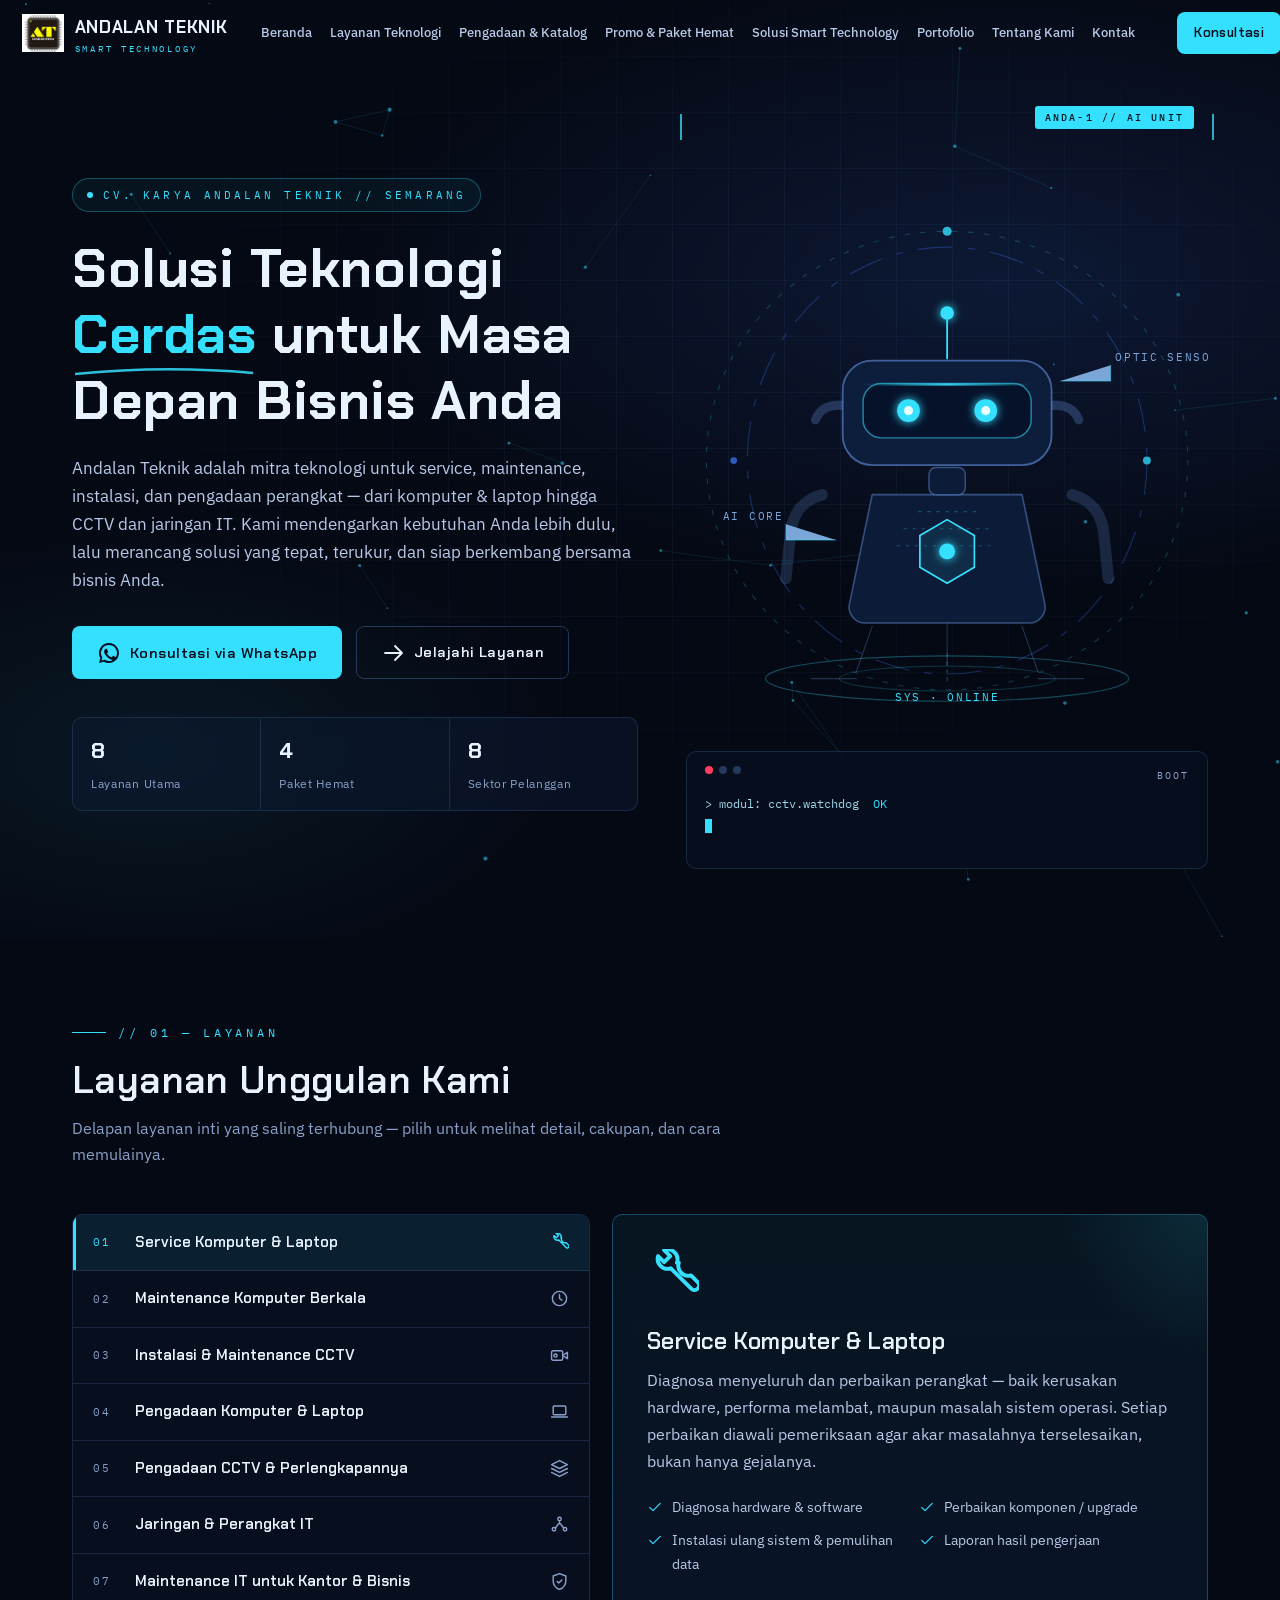
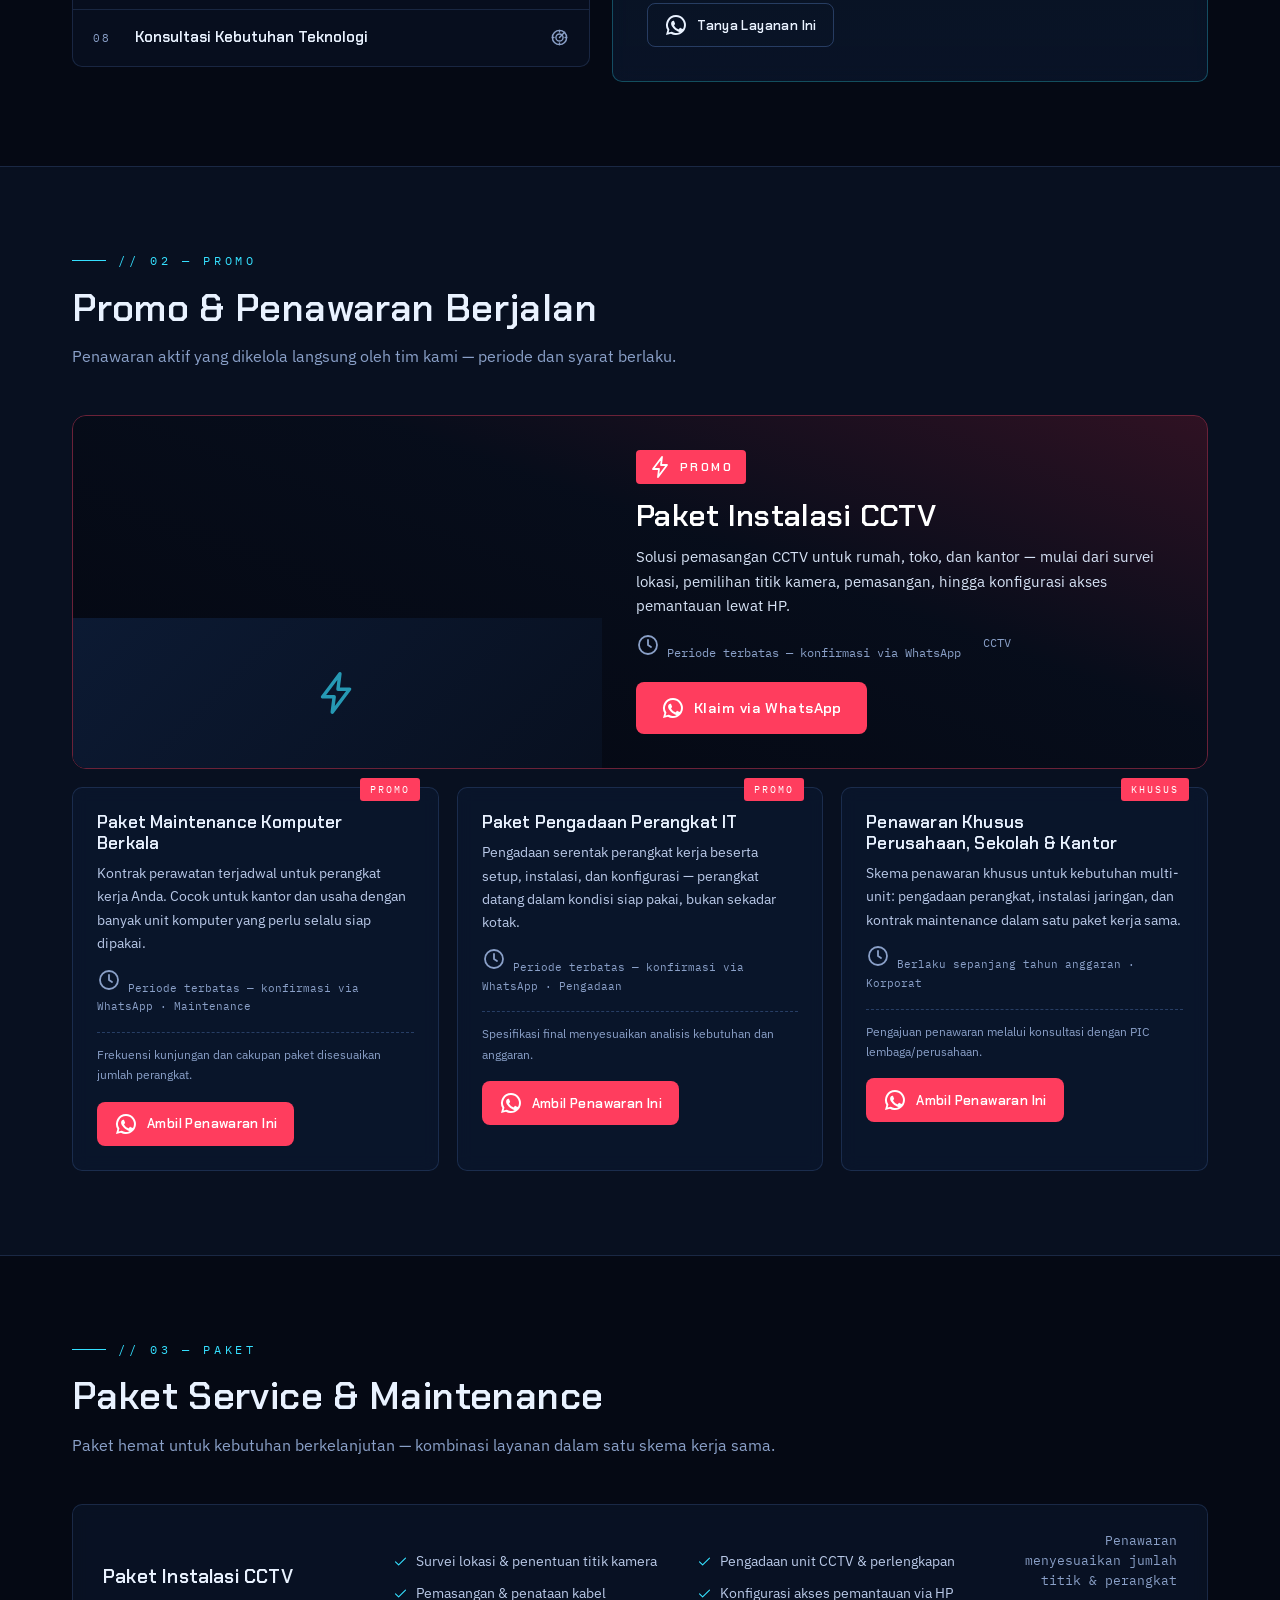
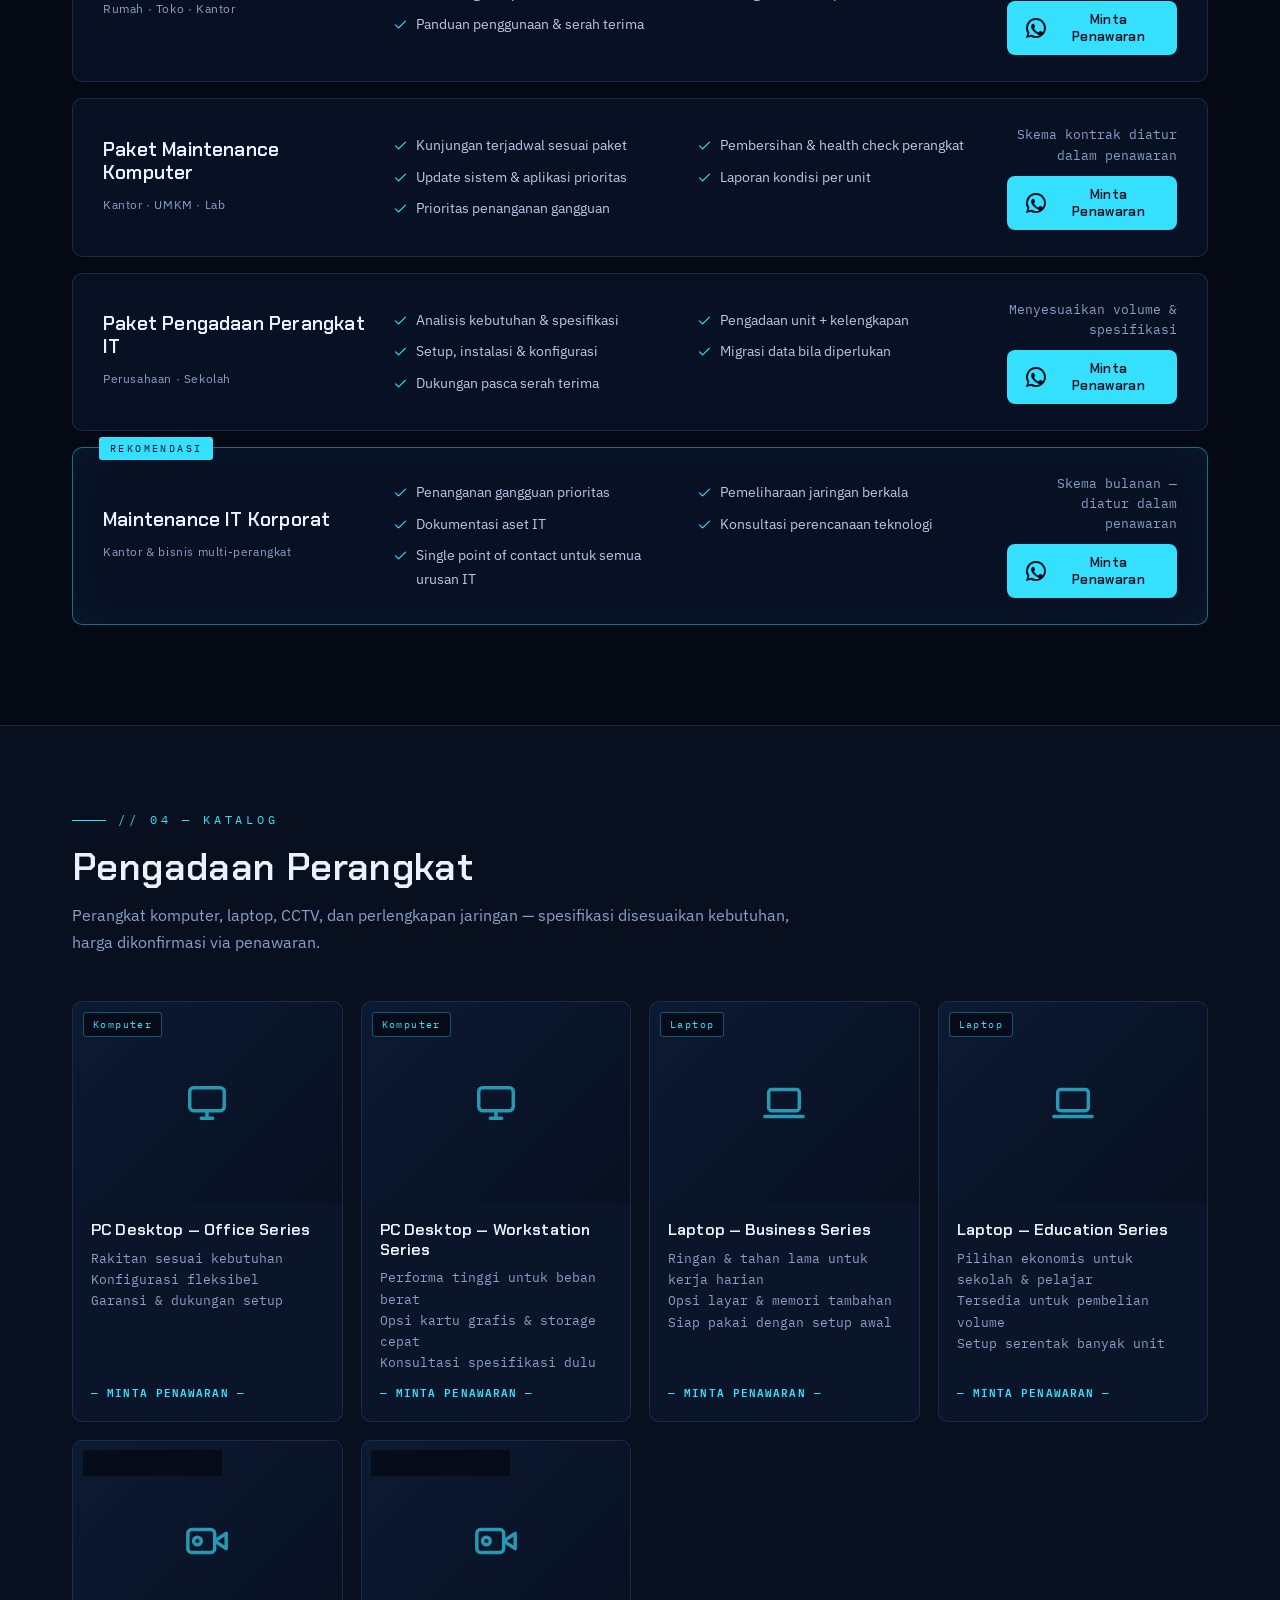
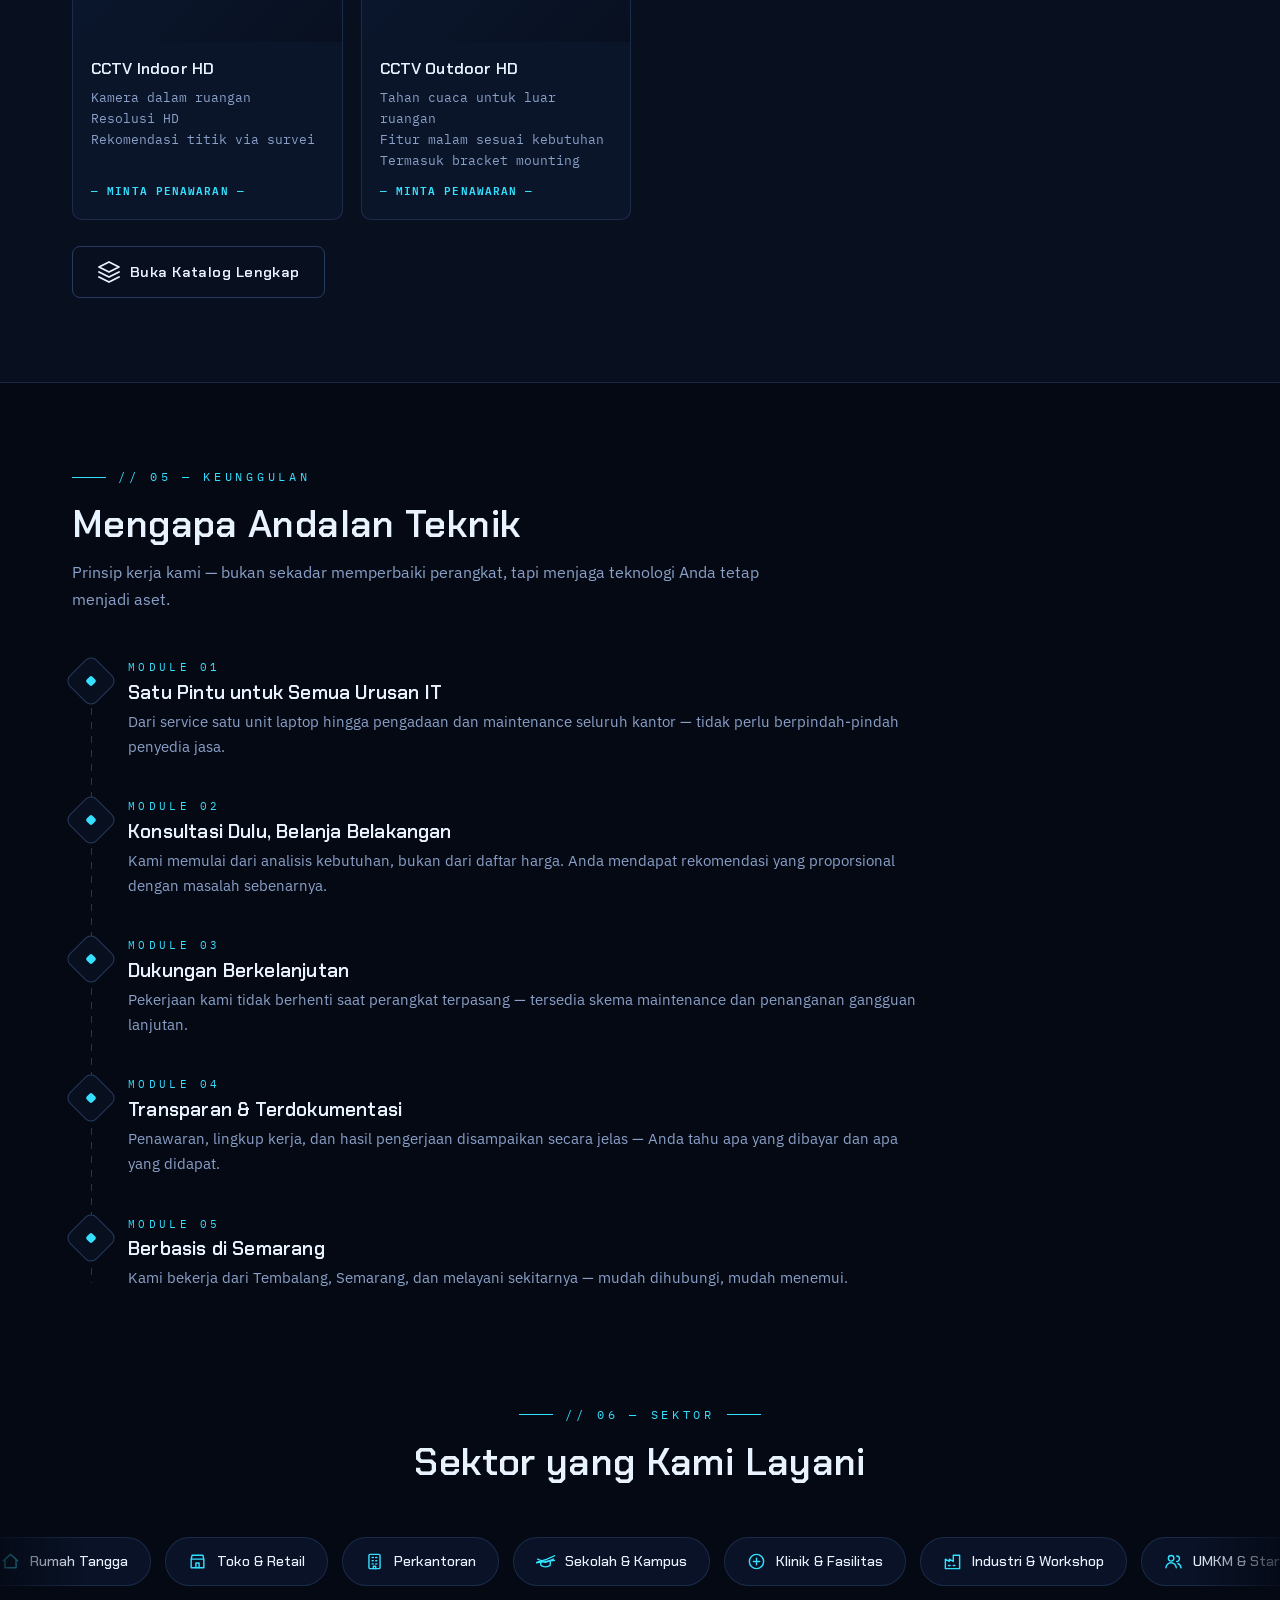
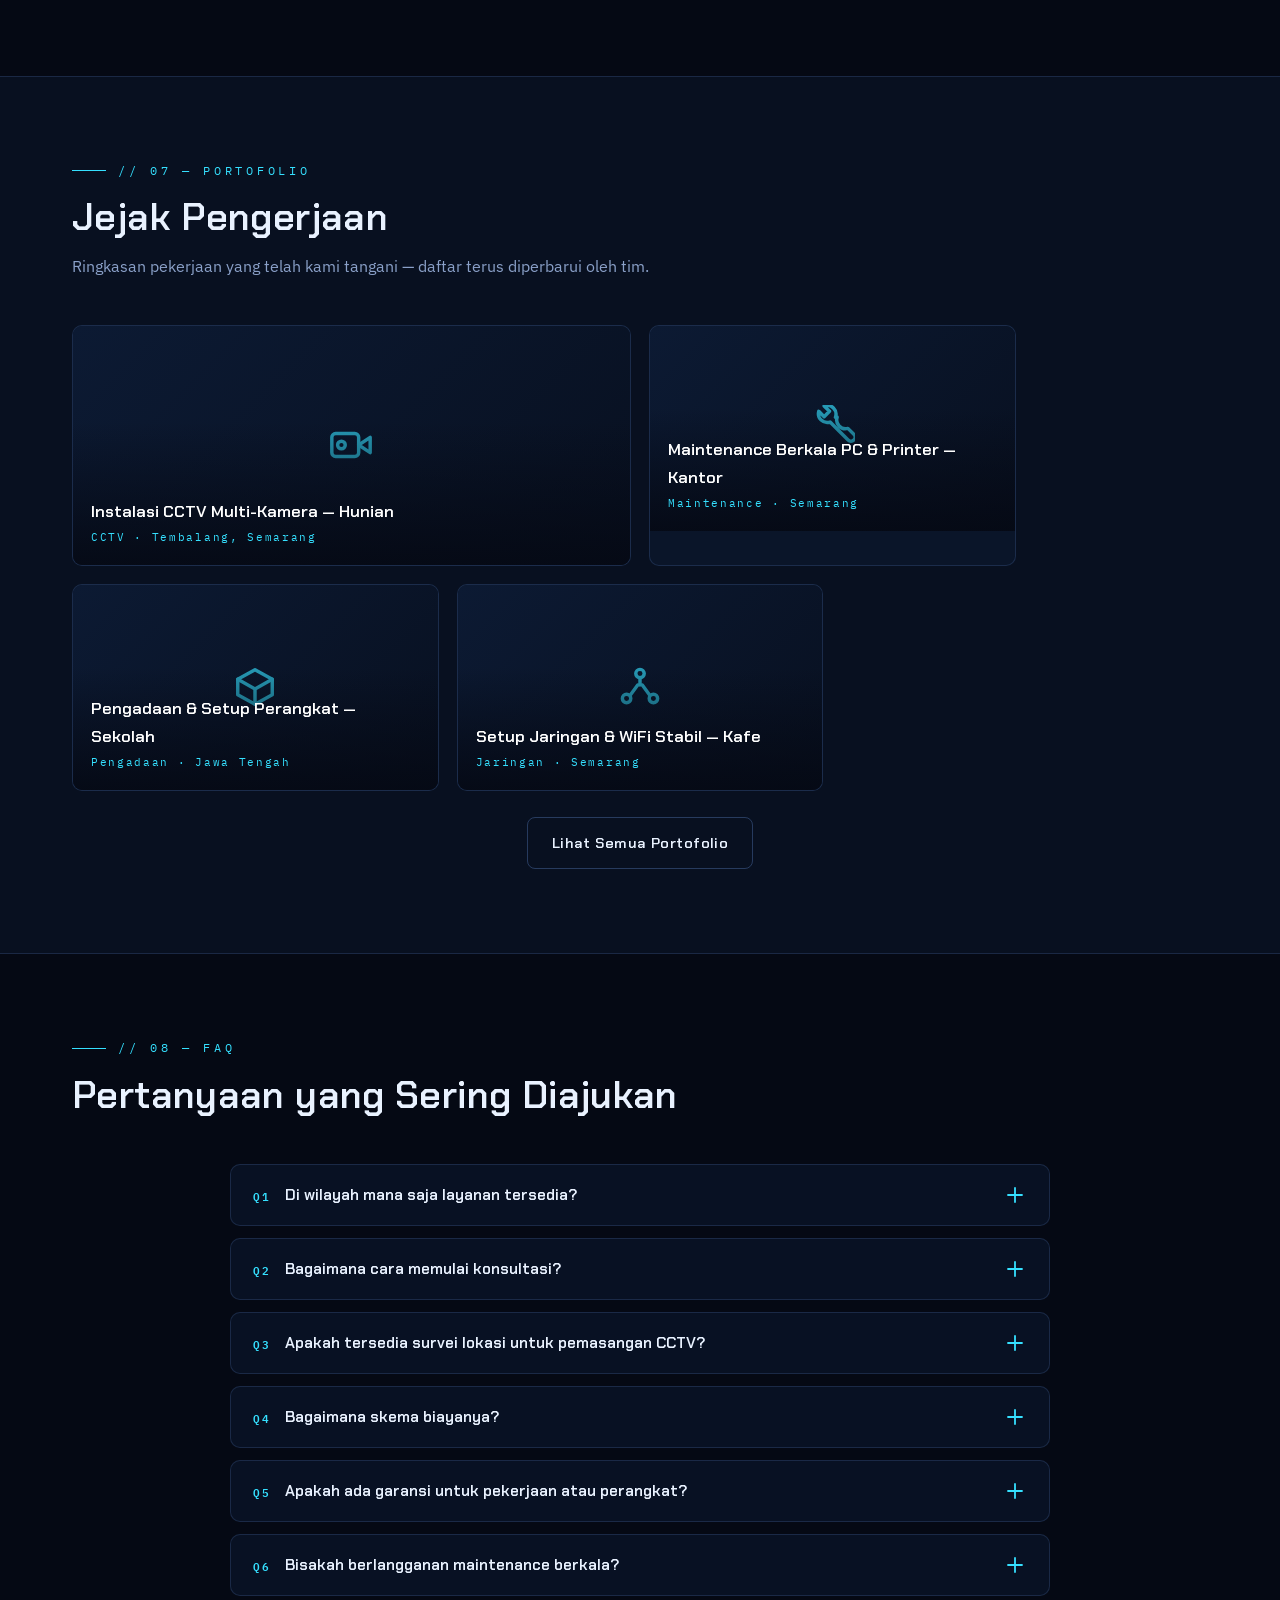
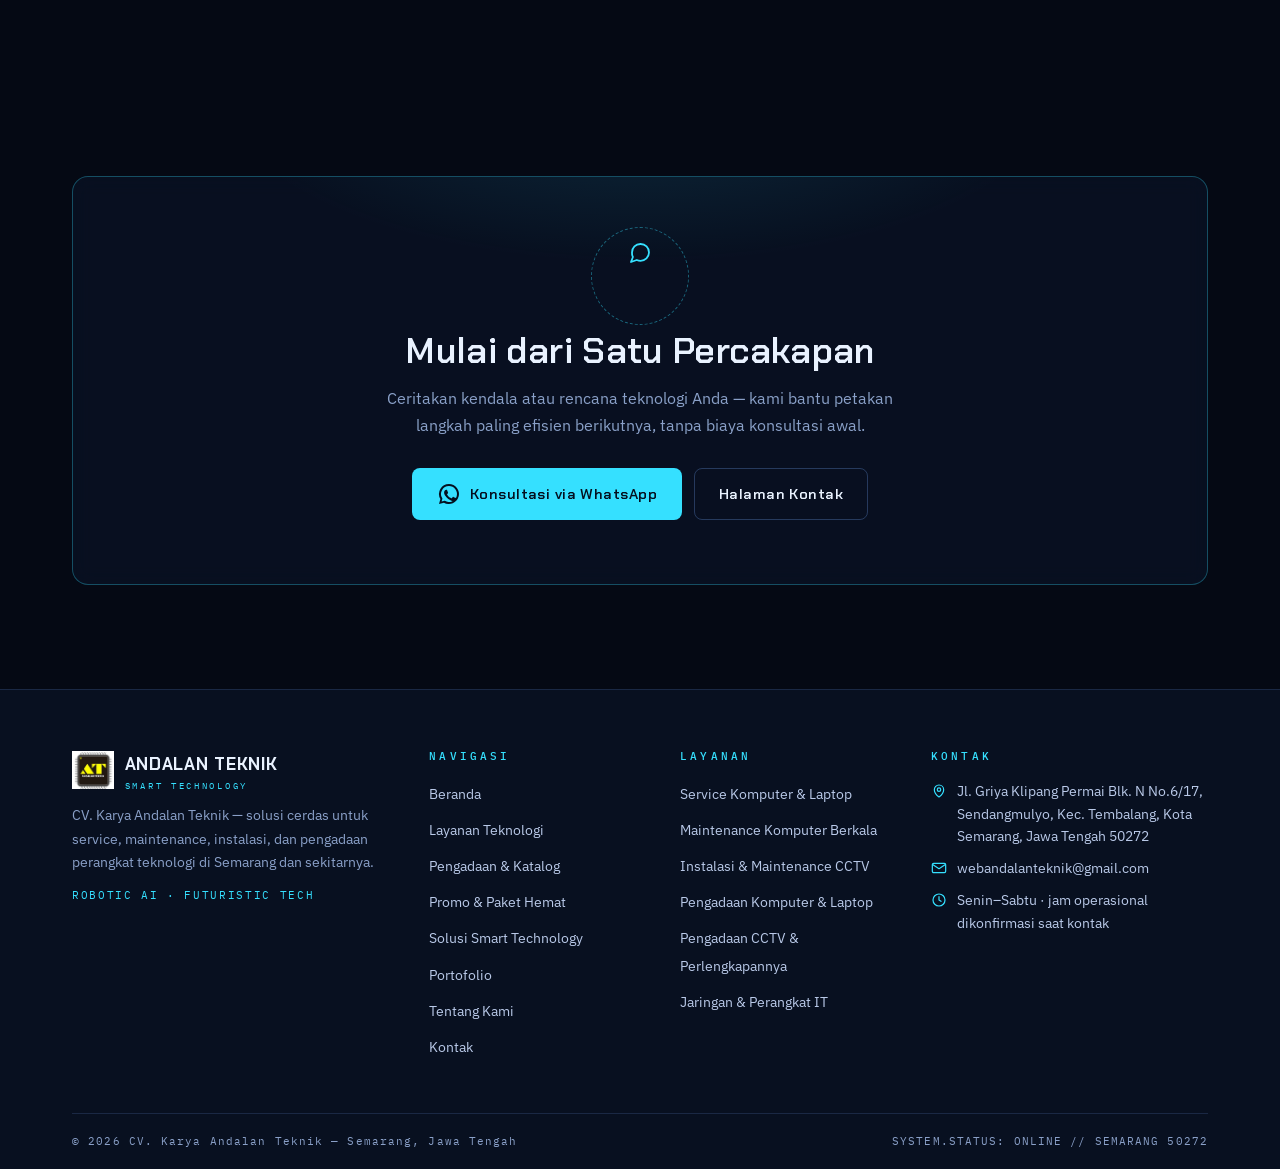
<file: index.html>
<!DOCTYPE html>
<html lang="id">
<head>
<meta charset="UTF-8">
<meta name="viewport" content="width=device-width, initial-scale=1.0">
<title>Andalan Teknik — Solusi Teknologi Cerdas untuk Masa Depan Bisnis Anda | Semarang</title>
<meta name="description" content="CV. Karya Andalan Teknik — service & maintenance komputer, instalasi & pengadaan CCTV, jaringan IT, dan konsultasi teknologi untuk bisnis di Semarang dan sekitarnya.">
<meta property="og:title" content="Andalan Teknik — Solusi Teknologi Cerdas untuk Masa Depan Bisnis Anda">
<meta property="og:description" content="Service, maintenance, instalasi & pengadaan perangkat teknologi. Robot AI sebagai simbol layanan cerdas kami.">
<meta property="og:type" content="website">
<link rel="preconnect" href="https://fonts.googleapis.com">
<link rel="preconnect" href="https://fonts.gstatic.com" crossorigin>
<link href="https://fonts.googleapis.com/css2?family=Chakra+Petch:wght@500;600;700&family=IBM+Plex+Sans:wght@400;500;600&family=IBM+Plex+Mono:wght@400;500&display=swap" rel="stylesheet">
<link rel="icon" href="favicon.ico" sizes="any">
<link rel="icon" type="image/png" sizes="192x192" href="assets/img/favicon-192.png">
<link rel="apple-touch-icon" href="assets/img/apple-touch-icon.png">
<meta name="theme-color" content="#050914">
<meta property="og:image" content="assets/img/og-image.png"><!-- setelah punya domain, ganti dengan URL lengkap -->
<script type="application/ld+json">
{"@context":"https://schema.org","@type":"LocalBusiness","name":"CV. Karya Andalan Teknik","alternateName":"Andalan Teknik","description":"Jasa service, maintenance, instalasi dan pengadaan perangkat teknologi: komputer, laptop, CCTV, dan jaringan IT.","address":{"@type":"PostalAddress","streetAddress":"Jl. Griya Klipang Permai Blk. N No.6/17, Sendangmulyo, Kec. Tembalang","addressLocality":"Kota Semarang","addressRegion":"Jawa Tengah","postalCode":"50272","addressCountry":"ID"}}
</script>
<link rel="stylesheet" href="assets/css/base.css">
<link rel="stylesheet" href="assets/css/home.css">
<link rel="stylesheet" href="assets/css/pages.css">
<link rel="stylesheet" href="assets/css/layout.css">
<link rel="stylesheet" href="assets/css/admin.css">
</head>
<body>

<!-- PRELOADER -->
<div id="boot" aria-hidden="true">
  <img class="hex" src="assets/img/logo.png" alt="Logo Andalan Teknik">
  <p>Andalan Teknik</p>
  <div class="bar"><i></i></div>
</div>

<!-- NAV -->
<header id="topnav">
  <div class="nav-in">
    <a href="#/" class="brand">
      <img class="hex" src="assets/img/logo.png" alt="Logo Andalan Teknik">
      <span>ANDALAN TEKNIK<small>SMART TECHNOLOGY</small></span>
    </a>
    <nav class="main" id="mainnav"></nav>
    <a class="btn btn-p btn-sm nav-cta" id="navwa" target="_blank" rel="noopener" href="#">Konsultasi</a>
    <button id="burger" aria-label="Menu"><svg class="ic" viewBox="0 0 24 24" fill="none" stroke="currentColor" stroke-width="1.8" stroke-linecap="round"><path d="M4 7h16M4 12h16M4 17h16"/></svg></button>
  </div>
</header>
<div id="mobilemenu"></div>

<main id="app"></main>

<!-- WA FLOAT -->
<a id="wafab" href="#" target="_blank" rel="noopener" aria-label="Chat WhatsApp"><svg viewBox="0 0 24 24" fill="currentColor"><path d="M12 2a10 10 0 0 0-8.6 15.08L2 22l4.94-1.35A10 10 0 1 0 12 2zm0 2a8 8 0 1 1-4.13 14.87l-.3-.17-2.94.8.8-2.9-.18-.3A8 8 0 0 1 12 4zm-3.1 3.9c-.2 0-.5.07-.76.36-.27.29-1.04 1.02-1.04 2.5 0 1.47 1.07 2.9 1.22 3.1.15.2 2.1 3.2 5.08 4.37 2.5.98 2.98.79 3.52.74.54-.05 1.73-.7 1.98-1.4.24-.68.24-1.27.17-1.4-.07-.12-.27-.2-.57-.34-.3-.15-1.73-.85-2-.95-.27-.1-.47-.15-.67.15-.2.3-.76.94-.93 1.14-.17.2-.34.22-.64.07-.3-.15-1.27-.47-2.42-1.5-.9-.8-1.5-1.78-1.67-2.08-.17-.3-.02-.46.13-.6.13-.14.3-.35.45-.52.15-.17.2-.3.3-.5.1-.2.05-.37-.02-.52-.08-.15-.67-1.6-.92-2.2-.24-.58-.48-.5-.67-.5l-.57-.01z"/></svg></a>

<div id="toasts" aria-live="polite"></div>
<div id="modal-root"><div class="bg" data-close-modal></div><div class="modal" id="modal-box"></div></div>

<script src="assets/js/config.js" defer></script>
<script src="assets/js/icons.js" defer></script>
<script src="assets/js/data.js" defer></script>
<script src="assets/js/store.js" defer></script>
<script src="assets/js/remote.js" defer></script>
<script src="assets/js/media.js" defer></script>
<script src="assets/js/utils.js" defer></script>
<script src="assets/js/nav.js" defer></script>
<script src="assets/js/robot.js" defer></script>
<script src="assets/js/components.js" defer></script>
<script src="assets/js/pages/home.js" defer></script>
<script src="assets/js/pages/layanan.js" defer></script>
<script src="assets/js/pages/katalog.js" defer></script>
<script src="assets/js/pages/promo.js" defer></script>
<script src="assets/js/pages/solusi.js" defer></script>
<script src="assets/js/pages/portofolio.js" defer></script>
<script src="assets/js/pages/tentang.js" defer></script>
<script src="assets/js/pages/kontak.js" defer></script>
<script src="assets/js/gas-code.js" defer></script>
<script src="assets/js/admin-extra.js" defer></script>
<script src="assets/js/admin.js" defer></script>
<script src="assets/js/router.js" defer></script>
<script src="assets/js/main.js" defer></script>
</body>
</html>
</file>
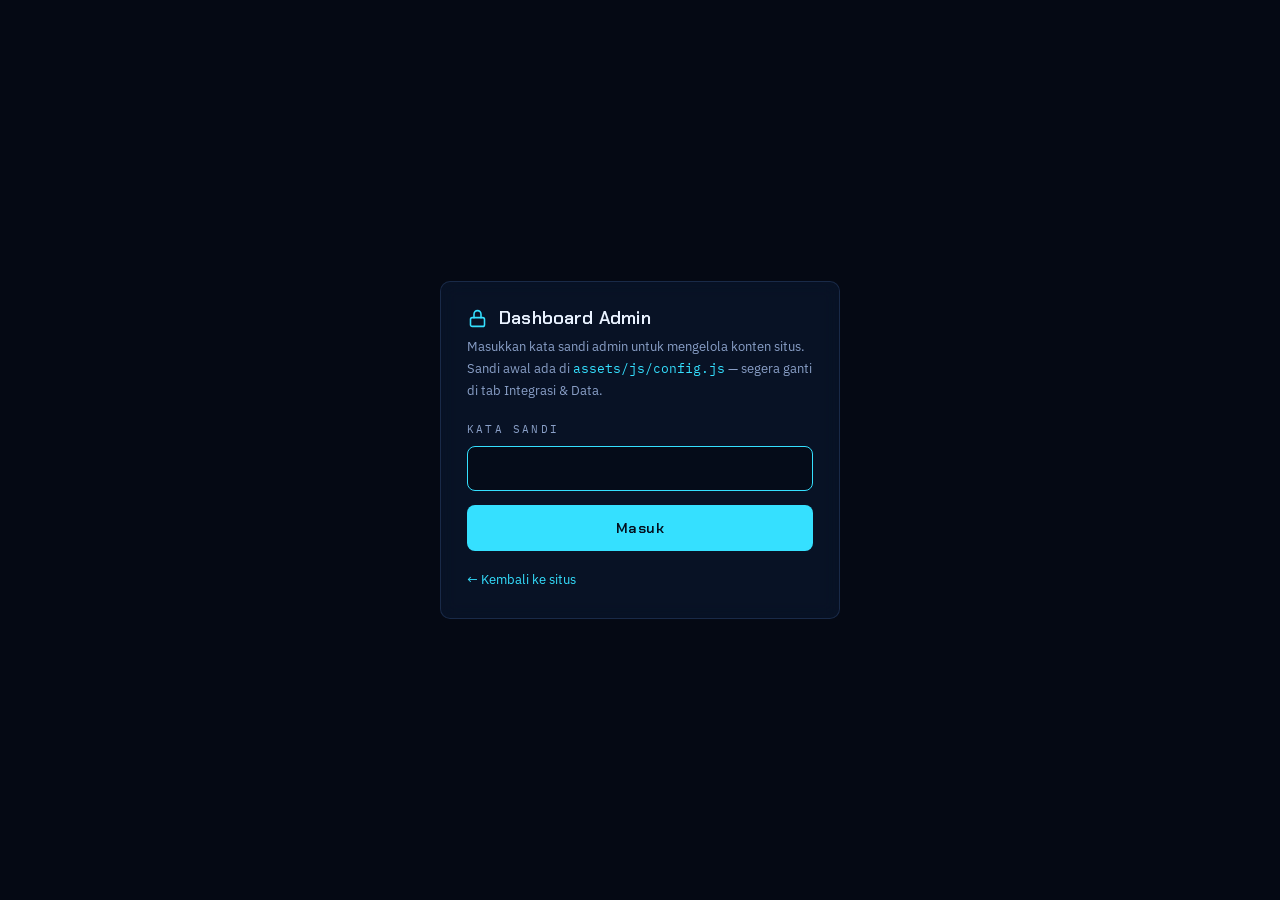
<file: admin.html>
<!DOCTYPE html>
<html lang="id">
<head>
<meta charset="UTF-8">
<meta name="viewport" content="width=device-width, initial-scale=1.0">
<meta name="robots" content="noindex,nofollow">
<meta name="theme-color" content="#050914">
<title>Dashboard Admin — Andalan Teknik</title>
<link rel="icon" href="favicon.ico" sizes="any">
<link rel="preconnect" href="https://fonts.googleapis.com">
<link rel="preconnect" href="https://fonts.gstatic.com" crossorigin>
<link href="https://fonts.googleapis.com/css2?family=Chakra+Petch:wght@500;600;700&family=IBM+Plex+Sans:wght@400;500;600&family=IBM+Plex+Mono:wght@400;500&display=swap" rel="stylesheet">
<link rel="stylesheet" href="assets/css/base.css">
<link rel="stylesheet" href="assets/css/home.css">
<link rel="stylesheet" href="assets/css/pages.css">
<link rel="stylesheet" href="assets/css/layout.css">
<link rel="stylesheet" href="assets/css/admin.css">
</head>
<body>
<!-- elemen kosong agar skrip bersama tidak error di halaman admin -->
<div hidden><header id="topnav"></header><nav id="mainnav"></nav><div id="mobilemenu"></div><a id="navwa"></a><a id="wafab"></a><button id="burger"></button></div>

<main id="app"></main>
<div id="toasts" aria-live="polite"></div>
<div id="modal-root"><div class="bg" data-close-modal></div><div class="modal" id="modal-box"></div></div>

<script src="assets/js/config.js" defer></script>
<script src="assets/js/icons.js" defer></script>
<script src="assets/js/data.js" defer></script>
<script src="assets/js/store.js" defer></script>
<script src="assets/js/remote.js" defer></script>
<script src="assets/js/media.js" defer></script>
<script src="assets/js/utils.js" defer></script>
<script src="assets/js/nav.js" defer></script>
<script src="assets/js/gas-code.js" defer></script>
<script src="assets/js/admin-extra.js" defer></script>
<script src="assets/js/admin.js" defer></script>
<script src="assets/js/admin-main.js" defer></script>
</body>
</html>
</file>
<file: assets/css/base.css>
/* ============ BASE ============ */
:root{
  --bg0:#050914; --bg1:#081020; --bg2:#0c1a33; --bg2b:#10203f;
  --line:rgba(120,170,255,.16); --line2:rgba(120,170,255,.28);
  --blue:#3f7bff; --cyan:#35e0ff; --cyan-d:#1899c2;
  --red:#ff3d5e; --txt:#e9f2ff; --body:#b9c9e8; --mut:#8aa0c8;
  --f-disp:'Chakra Petch',sans-serif; --f-body:'IBM Plex Sans',sans-serif; --f-mono:'IBM Plex Mono',monospace;
  --r:10px; --glow:0 0 24px rgba(53,224,255,.18);
}
*{margin:0;padding:0;box-sizing:border-box}
html{scroll-behavior:smooth}
body{background:var(--bg0);color:var(--body);font-family:var(--f-body);font-size:16px;line-height:1.7;-webkit-font-smoothing:antialiased;overflow-x:hidden}
h1,h2,h3,h4{font-family:var(--f-disp);color:var(--txt);line-height:1.22;font-weight:600;letter-spacing:.01em}
a{color:var(--cyan);text-decoration:none}
img{max-width:100%;display:block}
::selection{background:rgba(53,224,255,.3)}
.wrap{max-width:1180px;margin:0 auto;padding:0 22px}
.mono{font-family:var(--f-mono)}
section{padding:84px 0;position:relative}
svg.ic{width:24px;height:24px;flex:none}

/* ============ PRELOADER ============ */
#boot{position:fixed;inset:0;background:var(--bg0);z-index:200;display:flex;flex-direction:column;gap:20px;align-items:center;justify-content:center;transition:opacity .5s,visibility .5s}
#boot.done{opacity:0;visibility:hidden}
#boot .hex{height:76px;width:auto}
#boot .hex path{stroke-dasharray:160;stroke-dashoffset:160;animation:dash 1s ease forwards}
@keyframes dash{to{stroke-dashoffset:0}}
#boot .bar{width:180px;height:2px;background:var(--line);overflow:hidden;border-radius:2px}
#boot .bar i{display:block;height:100%;width:40%;background:var(--cyan);animation:load 1s ease forwards}
@keyframes load{from{width:0}to{width:100%}}
#boot p{font-family:var(--f-mono);font-size:11px;letter-spacing:.35em;color:var(--mut);text-transform:uppercase}

/* ============ NAV ============ */
header#topnav{position:fixed;top:0;left:0;right:0;z-index:100;transition:background .35s,border-color .35s,backdrop-filter .35s;border-bottom:1px solid transparent}
header#topnav.scrolled{background:rgba(7,15,32,.78);backdrop-filter:blur(12px);border-color:var(--line)}
.nav-in{max-width:1320px;margin:0 auto;padding:0 22px;height:66px;display:flex;align-items:center;gap:26px}
.brand{display:flex;align-items:center;gap:11px;color:var(--txt);font-family:var(--f-disp);font-weight:700;font-size:17px;letter-spacing:.04em;white-space:nowrap}
.brand .hex{height:38px;width:auto;flex:none}
.brand small{display:block;font-family:var(--f-mono);font-weight:400;font-size:9px;letter-spacing:.3em;color:var(--cyan);line-height:1;margin-top:2px}
nav.main{margin-left:auto;display:flex;gap:2px}
nav.main a{color:var(--body);font-size:13.5px;font-weight:500;padding:8px 11px;position:relative;white-space:nowrap;transition:color .2s}
nav.main a::after{content:"";position:absolute;left:11px;right:100%;bottom:3px;height:2px;background:var(--cyan);transition:right .25s}
nav.main a:hover,nav.main a.on{color:var(--txt)}
nav.main a:hover::after,nav.main a.on::after{right:11px}
.nav-cta{margin-left:8px}
#burger{display:none;margin-left:auto;background:none;border:1px solid var(--line);border-radius:8px;color:var(--txt);width:42px;height:42px;cursor:pointer}
#mobilemenu{position:fixed;inset:0;background:rgba(5,9,20,.96);backdrop-filter:blur(14px);z-index:99;display:flex;flex-direction:column;justify-content:center;padding:0 34px;opacity:0;visibility:hidden;transition:opacity .3s,visibility .3s}
#mobilemenu.open{opacity:1;visibility:visible}
#mobilemenu a{font-family:var(--f-disp);font-size:26px;font-weight:600;color:var(--txt);padding:10px 0;border-bottom:1px solid var(--line);display:flex;align-items:baseline;gap:14px;transform:translateY(14px);opacity:0;transition:transform .4s,opacity .4s,color .2s}
#mobilemenu.open a{transform:none;opacity:1}
#mobilemenu a i{font-family:var(--f-mono);font-size:11px;color:var(--cyan);font-style:normal;letter-spacing:.2em}
#mobilemenu a:hover{color:var(--cyan)}
@media(max-width:1060px){nav.main,.nav-cta{display:none}#burger{display:flex;align-items:center;justify-content:center}}

/* ============ BUTTONS ============ */
.btn{display:inline-flex;align-items:center;gap:9px;font-family:var(--f-disp);font-weight:600;font-size:14.5px;letter-spacing:.03em;padding:13px 24px;border-radius:8px;cursor:pointer;border:1px solid transparent;transition:transform .2s,box-shadow .25s,background .2s,color .2s;text-align:center}
.btn:active{transform:translateY(1px)}
.btn-p{background:var(--cyan);color:#04101f}
.btn-p:hover{box-shadow:0 0 0 1px var(--cyan),var(--glow);transform:translateY(-2px)}
.btn-g{background:transparent;color:var(--txt);border-color:var(--line2)}
.btn-g:hover{border-color:var(--cyan);color:var(--cyan)}
.btn-r{background:var(--red);color:#fff}
.btn-r:hover{box-shadow:0 0 26px rgba(255,61,94,.35);transform:translateY(-2px)}
.btn-sm{padding:9px 16px;font-size:13px}

/* ============ SECTION HEADS ============ */
.shead{margin-bottom:46px;max-width:720px}
.shead .kick{font-family:var(--f-mono);font-size:11.5px;letter-spacing:.32em;color:var(--cyan);text-transform:uppercase;display:flex;align-items:center;gap:12px;margin-bottom:14px}
.shead .kick::before{content:"";width:34px;height:1px;background:var(--cyan)}
.shead h2{font-size:clamp(26px,4vw,38px);margin-bottom:12px}
.shead p{color:var(--mut);font-size:15.5px}
.center .shead{margin-left:auto;margin-right:auto;text-align:center}
.center .shead .kick{justify-content:center}
.center .shead .kick::after{content:"";width:34px;height:1px;background:var(--cyan)}


.brand{flex:none}
@media(max-width:1280px){nav.main a{font-size:13px;padding:8px 8px}}
</file>
<file: assets/css/home.css>
/* ============ HERO ============ */
.hero{position:relative;min-height:100vh;display:flex;align-items:center;padding:110px 0 60px;overflow:hidden;background:
 radial-gradient(1100px 520px at 78% 30%,rgba(63,123,255,.14),transparent 60%),
 radial-gradient(700px 380px at 12% 80%,rgba(53,224,255,.07),transparent 60%),var(--bg0)}
.hero::before{content:"";position:absolute;inset:0;background-image:linear-gradient(var(--line) 1px,transparent 1px),linear-gradient(90deg,var(--line) 1px,transparent 1px);background-size:56px 56px;opacity:.35;mask-image:radial-gradient(ellipse 75% 65% at 60% 40%,#000 30%,transparent 75%)}
#fx{position:absolute;inset:0;pointer-events:none}
.hero-grid{position:relative;display:grid;grid-template-columns:1.04fr .96fr;gap:48px;align-items:center;width:100%}
.hero .kick-row{display:inline-flex;align-items:center;gap:10px;font-family:var(--f-mono);font-size:11px;letter-spacing:.28em;color:var(--cyan);border:1px solid rgba(53,224,255,.3);padding:7px 14px;border-radius:99px;background:rgba(53,224,255,.05);margin-bottom:24px}
.hero .kick-row b{width:6px;height:6px;border-radius:50%;background:var(--cyan);animation:pulse-dot 2.4s infinite}
@keyframes pulse-dot{0%,100%{box-shadow:0 0 0 0 rgba(53,224,255,.5)}55%{box-shadow:0 0 0 7px rgba(53,224,255,0)}}
.hero h1{font-size:clamp(32px,4.6vw,54px);font-weight:700;margin-bottom:20px}
.hero h1 em{font-style:normal;color:var(--cyan);position:relative;white-space:nowrap}
.hero h1 em svg{position:absolute;left:0;bottom:-7px;width:100%;height:10px}
.hero .lead{font-size:16.5px;max-width:560px;margin-bottom:32px}
.hero .cta-row{display:flex;gap:14px;flex-wrap:wrap;margin-bottom:38px}
.hero .stats{display:flex;gap:0;border:1px solid var(--line);border-radius:var(--r);overflow:hidden;background:rgba(12,26,51,.5);backdrop-filter:blur(8px);max-width:600px}
.hero .stats>div{flex:1;padding:14px 18px;border-right:1px solid var(--line)}
.hero .stats>div:last-child{border-right:0}
.hero .stats b{display:block;font-family:var(--f-disp);font-size:22px;color:var(--txt)}
.hero .stats span{font-size:11.5px;color:var(--mut);letter-spacing:.06em}

/* Robot stage */
.stage{position:relative;padding:10px 0}
.stage .frame{position:relative}
.stage .frame::before,.stage .frame::after,.stage .f2::before,.stage .f2::after{content:"";position:absolute;width:26px;height:26px;border:2px solid var(--cyan);opacity:.75}
.stage .frame::before{top:-6px;left:-6px;border-right:0;border-bottom:0}
.stage .frame::after{top:-6px;right:-6px;border-left:0;border-bottom:0}
.stage .f2::before{bottom:-6px;left:-6px;border-right:0;border-top:0}
.stage .f2::after{bottom:-6px;right:-6px;border-left:0;border-top:0}
.stage .tag{position:absolute;top:-14px;right:14px;font-family:var(--f-mono);font-size:10px;letter-spacing:.22em;color:#031322;background:var(--cyan);padding:3px 10px;border-radius:3px;font-weight:500}
#robot{width:100%;height:auto;display:block}
#robot .float{animation:float 6.5s ease-in-out infinite}
@keyframes float{0%,100%{transform:translateY(0)}50%{transform:translateY(-9px)}}
#robot .ring{transform-box:fill-box;transform-origin:center}
#robot .ring1{animation:spin 46s linear infinite}
#robot .ring2{animation:spin 70s linear infinite reverse}
@keyframes spin{to{transform:rotate(360deg)}}
#robot .core-dot{animation:core 2.6s ease-in-out infinite}
@keyframes core{0%,100%{opacity:.35;r:6}50%{opacity:1;r:9}}
#robot .ant-tip{animation:blinkdot 1.8s infinite}
@keyframes blinkdot{0%,100%{opacity:.25}50%{opacity:1}}
#robot .eye{transform-box:fill-box;transform-origin:center;transition:transform .12s}
#robot.blink .eye{animation:eyeblink .16s}
@keyframes eyeblink{50%{transform:scaleY(.08)}}
#robot .scan{animation:scanmove 5s linear infinite}
@keyframes scanmove{0%{transform:translateY(0);opacity:0}8%{opacity:.8}92%{opacity:.8}100%{transform:translateY(330px);opacity:0}}
.term{margin-top:18px;border:1px solid var(--line);border-radius:var(--r);background:rgba(8,16,32,.85);backdrop-filter:blur(8px);font-family:var(--f-mono);font-size:12px;line-height:1.9;padding:14px 18px;color:#9fd8ea;min-height:118px}
.term .t-head{display:flex;gap:6px;margin-bottom:8px}
.term .t-head i{width:8px;height:8px;border-radius:50%;background:var(--line2)}
.term .t-head i:first-child{background:var(--red)}
.term .t-head span{margin-left:auto;font-size:10px;letter-spacing:.2em;color:var(--mut)}
.term .ln{white-space:pre-wrap;word-break:break-word}
.term .ok{color:var(--cyan)}
.term .cur{display:inline-block;width:7px;height:14px;background:var(--cyan);vertical-align:-2px;animation:curb 1s steps(1) infinite}
@keyframes curb{50%{opacity:0}}
@media(max-width:960px){.hero-grid{grid-template-columns:1fr}.hero{padding-top:96px}.stage{max-width:520px;margin:0 auto}}

/* ============ PANELS / CARDS ============ */
.panel{background:rgba(12,26,51,.55);border:1px solid var(--line);border-radius:var(--r);backdrop-filter:blur(9px);padding:26px;transition:border-color .3s,box-shadow .3s,transform .3s}
.panel:hover{border-color:rgba(53,224,255,.4)}
.panel h3{font-size:18px;margin-bottom:8px;display:flex;align-items:center;gap:11px}
.panel h3 .ic{color:var(--cyan);width:21px;height:21px}

/* reveal on scroll */
.rv{opacity:0;transform:translateY(26px);transition:opacity .7s cubic-bezier(.2,.7,.3,1),transform .7s cubic-bezier(.2,.7,.3,1)}
.rv.in{opacity:1;transform:none}
@media(prefers-reduced-motion:reduce){
 .rv{opacity:1;transform:none;transition:none}
 #robot .float,#robot .ring1,#robot .ring2,#robot .scan,.term .cur{animation:none}
 .mq-track{animation:none!important;flex-wrap:wrap}
 html{scroll-behavior:auto}
}

/* ============ SERVICES SELECTOR ============ */
.svc-grid{display:grid;grid-template-columns:1fr 1.15fr;gap:22px;align-items:start}
.svc-list{border:1px solid var(--line);border-radius:var(--r);overflow:hidden;background:rgba(10,20,40,.5)}
.svc-row{display:flex;align-items:center;gap:16px;padding:15px 20px;border-bottom:1px solid var(--line);cursor:pointer;transition:background .2s;position:relative}
.svc-row:last-child{border-bottom:0}
.svc-row .num{font-family:var(--f-mono);font-size:11px;color:var(--mut);letter-spacing:.15em;width:26px}
.svc-row .nm{font-family:var(--f-disp);font-weight:600;color:var(--txt);font-size:15px;flex:1}
.svc-row .ic{color:var(--mut);width:19px;height:19px;transition:color .2s}
.svc-row:hover{background:rgba(53,224,255,.05)}
.svc-row.on{background:rgba(53,224,255,.08)}
.svc-row.on::before{content:"";position:absolute;left:0;top:0;bottom:0;width:3px;background:var(--cyan)}
.svc-row.on .ic,.svc-row.on .num{color:var(--cyan)}
.svc-detail{border:1px solid rgba(53,224,255,.28);border-radius:var(--r);padding:34px;background:linear-gradient(180deg,rgba(53,224,255,.06),rgba(12,26,51,.6));backdrop-filter:blur(9px);position:relative;overflow:hidden}
.svc-detail::after{content:"";position:absolute;top:-40%;right:-30%;width:340px;height:340px;background:radial-gradient(circle,rgba(53,224,255,.12),transparent 65%);pointer-events:none}
.svc-detail .big-ic{width:52px;height:52px;color:var(--cyan);margin-bottom:18px}
.svc-detail h3{font-size:23px;margin-bottom:12px}
.svc-detail p{margin-bottom:20px}
.svc-detail ul{list-style:none;display:grid;grid-template-columns:1fr 1fr;gap:10px 18px;margin-bottom:26px}
.svc-detail ul li{display:flex;gap:9px;align-items:flex-start;font-size:14px;color:var(--body)}
.svc-detail ul li .ic{width:16px;height:16px;color:var(--cyan);margin-top:3px}
@media(max-width:920px){.svc-grid{grid-template-columns:1fr}.svc-detail ul{grid-template-columns:1fr}.svc-list{max-height:330px;overflow:auto}}

/* ============ PACKAGES (horizontal strips) ============ */
.pkg{display:grid;grid-template-columns:minmax(190px,.9fr) 2fr auto;gap:26px;align-items:center;border:1px solid var(--line);border-radius:var(--r);padding:26px 30px;margin-bottom:16px;background:rgba(12,26,51,.5);backdrop-filter:blur(8px);transition:border-color .3s,transform .3s,box-shadow .3s;position:relative}
.pkg:hover{border-color:var(--line2);transform:translateX(5px)}
.pkg.feat{border-color:rgba(53,224,255,.45);box-shadow:inset 0 0 40px rgba(53,224,255,.05)}
.pkg .badge{position:absolute;top:-11px;left:26px;font-family:var(--f-mono);font-size:10px;letter-spacing:.24em;color:#031322;background:var(--cyan);padding:3px 11px;border-radius:3px}
.pkg .pk-name h3{font-size:19px;margin-bottom:6px}
.pkg .pk-name span{font-size:12px;color:var(--mut);letter-spacing:.05em}
.pkg ul{list-style:none;display:grid;grid-template-columns:repeat(auto-fit,minmax(200px,1fr));gap:8px 20px}
.pkg ul li{display:flex;gap:8px;font-size:13.8px;align-items:flex-start}
.pkg ul li .ic{width:15px;height:15px;color:var(--cyan);margin-top:4px;flex:none}
.pkg .pk-price{font-size:13px;color:var(--mut);text-align:right;max-width:170px;font-family:var(--f-mono);line-height:1.55}
.pkg .btn{justify-self:end;margin-top:10px}
@media(max-width:900px){.pkg{grid-template-columns:1fr;gap:18px}.pkg:hover{transform:none}.pkg .pk-price{text-align:left;max-width:none}.pkg .btn{justify-self:start}}

/* ============ PROMO ============ */
.promo-feat{position:relative;border-radius:14px;overflow:hidden;border:1px solid rgba(255,61,94,.4);min-height:300px;display:flex;align-items:flex-end;isolation:isolate}
.promo-feat img{position:absolute;inset:0;width:100%;height:100%;object-fit:cover;z-index:-2;filter:saturate(.85) brightness(.85)}
.promo-feat::before{content:"";position:absolute;inset:0;z-index:-1;background:linear-gradient(20deg,rgba(5,9,20,.94) 22%,rgba(5,9,20,.45) 60%,rgba(120,20,40,.35))}
.promo-feat .in{padding:34px;max-width:640px}
.promo-feat .red-tag{display:inline-flex;align-items:center;gap:7px;background:var(--red);color:#fff;font-family:var(--f-disp);font-weight:600;font-size:12px;letter-spacing:.2em;padding:5px 13px;border-radius:4px;margin-bottom:14px}
.promo-feat h3{font-size:clamp(22px,3vw,30px);color:#fff;margin-bottom:10px}
.promo-feat p{color:#d6e2f5;font-size:14.5px;margin-bottom:14px}
.promo-feat .meta{font-family:var(--f-mono);font-size:11.5px;color:var(--mut);margin-bottom:20px;display:flex;flex-wrap:wrap;gap:8px 22px}
.promo-grid{display:grid;grid-template-columns:repeat(auto-fill,minmax(300px,1fr));gap:18px;margin-top:18px}
.promo-card{border:1px solid var(--line);border-radius:var(--r);padding:24px;background:rgba(12,26,51,.55);backdrop-filter:blur(8px);position:relative;transition:border-color .3s,transform .3s}
.promo-card:hover{border-color:rgba(255,61,94,.5);transform:translateY(-4px)}
.promo-card .red-tag{position:absolute;top:-10px;right:18px;background:var(--red);color:#fff;font-family:var(--f-mono);font-size:10px;letter-spacing:.2em;padding:3px 10px;border-radius:3px}
.promo-card h4{font-family:var(--f-disp);color:var(--txt);font-size:17px;margin-bottom:8px;padding-right:56px}
.promo-card p{font-size:13.8px;margin-bottom:12px}
.promo-card .meta{font-family:var(--f-mono);font-size:11px;color:var(--mut);margin-bottom:16px}
.promo-card .terms{font-size:12px;color:var(--mut);border-top:1px dashed var(--line2);padding-top:12px;margin-bottom:16px}
.promo-card img{border-radius:8px;margin-bottom:16px;aspect-ratio:21/9;object-fit:cover;width:100%}
</file>
<file: assets/css/pages.css>
/* ============ CATALOG ============ */
.cat-bar{display:flex;gap:12px;flex-wrap:wrap;align-items:center;margin-bottom:26px}
.chip{font-family:var(--f-mono);font-size:12px;letter-spacing:.08em;padding:8px 16px;border:1px solid var(--line);border-radius:99px;background:transparent;color:var(--body);cursor:pointer;transition:all .2s}
.chip:hover{border-color:var(--cyan);color:var(--txt)}
.chip.on{background:var(--cyan);color:#04101f;border-color:var(--cyan)}
.searchbox{margin-left:auto;display:flex;align-items:center;gap:9px;border:1px solid var(--line);border-radius:99px;padding:8px 16px;min-width:220px}
.searchbox .ic{width:16px;height:16px;color:var(--mut)}
.searchbox input{background:none;border:0;outline:0;color:var(--txt);font-family:var(--f-body);font-size:13.5px;width:100%}
@media(max-width:760px){.searchbox{margin-left:0;width:100%}}
.prod-grid{display:grid;grid-template-columns:repeat(auto-fill,minmax(252px,1fr));gap:18px}
.prod{border:1px solid var(--line);border-radius:var(--r);overflow:hidden;background:rgba(12,26,51,.5);cursor:pointer;transition:border-color .3s,transform .3s;display:flex;flex-direction:column}
.prod:hover{border-color:rgba(53,224,255,.45);transform:translateY(-5px)}
.prod .im{position:relative;aspect-ratio:4/3;overflow:hidden}
.prod .im img{width:100%;height:100%;object-fit:cover;transition:transform .5s}
.prod:hover .im img{transform:scale(1.06)}
.prod .im .cat{position:absolute;top:10px;left:10px;font-family:var(--f-mono);font-size:10px;letter-spacing:.14em;background:rgba(5,9,20,.8);color:var(--cyan);border:1px solid rgba(53,224,255,.35);padding:3px 9px;border-radius:3px;backdrop-filter:blur(4px)}
.prod .bd{padding:17px 18px;display:flex;flex-direction:column;gap:8px;flex:1}
.prod h4{font-family:var(--f-disp);font-size:16px;color:var(--txt)}
.prod .sp{font-size:12.5px;color:var(--mut);font-family:var(--f-mono);line-height:1.7;flex:1}
.prod .pr{font-size:13px;color:var(--txt);font-weight:600}
.prod .pr em{font-style:normal;color:var(--cyan);font-family:var(--f-mono);font-size:11px;letter-spacing:.1em}

/* ============ ADVANTAGES TIMELINE ============ */
.adv{position:relative;padding-left:56px;max-width:860px}
.adv::before{content:"";position:absolute;left:19px;top:8px;bottom:8px;width:1px;background:repeating-linear-gradient(180deg,var(--line2) 0 7px,transparent 7px 14px)}
.adv .node{position:relative;padding:0 0 38px}
.adv .node:last-child{padding-bottom:0}
.adv .node .pt{position:absolute;left:-56px;top:4px;width:38px;height:38px;border:1px solid var(--line2);border-radius:8px;transform:rotate(45deg);background:var(--bg1);display:flex;align-items:center;justify-content:center;transition:border-color .3s}
.adv .node .pt i{width:8px;height:8px;background:var(--cyan);border-radius:2px;display:block}
.adv .node:hover .pt{border-color:var(--cyan);box-shadow:var(--glow)}
.adv .node .no{font-family:var(--f-mono);font-size:11px;color:var(--cyan);letter-spacing:.3em;margin-bottom:4px}
.adv .node h3{font-size:19px;margin-bottom:6px}
.adv .node p{font-size:14.5px;color:var(--mut)}

/* ============ SECTOR MARQUEE ============ */
.mq{overflow:hidden;margin:0 -22px;padding:6px 0;-webkit-mask-image:linear-gradient(90deg,transparent,#000 8%,#000 92%,transparent);mask-image:linear-gradient(90deg,transparent,#000 8%,#000 92%,transparent)}
.mq-track{display:flex;gap:14px;width:max-content;animation:mq 34s linear infinite}
.mq:hover .mq-track{animation-play-state:paused}
@keyframes mq{to{transform:translateX(-50%)}}
.sec-chip{display:flex;align-items:center;gap:10px;border:1px solid var(--line);border-radius:99px;padding:11px 22px;background:rgba(12,26,51,.6);white-space:nowrap;font-family:var(--f-disp);font-weight:500;color:var(--txt);font-size:14.5px;transition:border-color .25s}
.sec-chip .ic{color:var(--cyan);width:19px;height:19px}
.sec-chip:hover{border-color:rgba(53,224,255,.5)}

/* ============ PORTFOLIO ============ */
.port-grid{display:grid;grid-template-columns:repeat(12,1fr);gap:18px}
.port{border:1px solid var(--line);border-radius:var(--r);overflow:hidden;position:relative;cursor:pointer;background:rgba(12,26,51,.5);transition:border-color .3s,transform .3s}
.port:hover{border-color:rgba(53,224,255,.45);transform:translateY(-4px)}
.port.w6{grid-column:span 6}.port.w4{grid-column:span 4}.port.w3{grid-column:span 3}
.port .im{aspect-ratio:16/9;overflow:hidden;position:relative}
.port.w6 .im{aspect-ratio:21/9}
.port .im img{width:100%;height:100%;object-fit:cover;filter:saturate(.8);transition:transform .5s,filter .4s}
.port:hover .im img{transform:scale(1.05);filter:saturate(1)}
.port .ov{position:absolute;inset:0;background:linear-gradient(180deg,transparent 40%,rgba(5,9,20,.9));display:flex;align-items:flex-end;padding:18px}
.port .ov .tt{font-family:var(--f-disp);color:#fff;font-weight:600;font-size:16.5px}
.port .ov .ct{font-family:var(--f-mono);font-size:10.5px;color:var(--cyan);letter-spacing:.16em;margin-top:3px}
.port .ph-tag{position:absolute;top:10px;right:10px;font-family:var(--f-mono);font-size:9.5px;letter-spacing:.14em;color:var(--mut);background:rgba(5,9,20,.85);border:1px solid var(--line2);padding:3px 8px;border-radius:3px}
@media(max-width:820px){.port.w6,.port.w4,.port.w3{grid-column:span 12}.port .im{aspect-ratio:16/9}}

/* ============ FAQ ============ */
.faq{max-width:820px}
.faq-item{border:1px solid var(--line);border-radius:var(--r);margin-bottom:12px;background:rgba(12,26,51,.5);overflow:hidden;transition:border-color .3s}
.faq-item.open{border-color:rgba(53,224,255,.4)}
.faq-item button{width:100%;display:flex;align-items:center;gap:14px;background:none;border:0;color:var(--txt);font-family:var(--f-disp);font-weight:600;font-size:15.5px;padding:18px 22px;cursor:pointer;text-align:left}
.faq-item button .no{font-family:var(--f-mono);font-size:11px;color:var(--cyan);letter-spacing:.2em}
.faq-item button .ic{margin-left:auto;color:var(--cyan);transition:transform .3s}
.faq-item.open button .ic{transform:rotate(45deg)}
.faq-item .ans{max-height:0;overflow:hidden;transition:max-height .4s ease}
.faq-item .ans p{padding:0 22px 20px 60px;font-size:14.5px;color:var(--mut)}

/* ============ TESTIMONIALS ============ */
.tst-empty{border:1px dashed var(--line2);border-radius:var(--r);padding:36px;text-align:center;color:var(--mut);font-size:14px}
.tst-grid{display:grid;grid-template-columns:repeat(auto-fit,minmax(280px,1fr));gap:18px}
.tst{position:relative;padding:24px}
.tst .qm{font-family:var(--f-disp);font-size:44px;color:rgba(53,224,255,.3);line-height:1;position:absolute;top:14px;right:20px}
.tst p{font-size:14.5px;margin-bottom:16px}
.tst .who b{display:block;font-family:var(--f-disp);color:var(--txt);font-size:14.5px}
.tst .who span{font-size:12px;color:var(--mut)}
.tst .vf{display:inline-flex;align-items:center;gap:5px;margin-top:8px;font-family:var(--f-mono);font-size:10px;letter-spacing:.14em;color:var(--cyan)}


/* ============ PLACEHOLDER GAMBAR ============ */
.ph{width:100%;height:100%;min-height:150px;display:grid;place-items:center;background:linear-gradient(135deg,var(--bg2),var(--bg1));color:var(--cyan)}
.ph svg{width:46px;height:46px;opacity:.65}
.ph.m-img{height:200px;margin-bottom:16px;border-radius:var(--r)}
</file>
<file: assets/css/layout.css>
/* ============ CTA BAND ============ */
.ctab{position:relative;border:1px solid rgba(53,224,255,.3);border-radius:16px;padding:clamp(32px,5vw,64px);text-align:center;overflow:hidden;background:rgba(10,20,40,.6);backdrop-filter:blur(10px)}
.ctab::before{content:"";position:absolute;inset:0;background:radial-gradient(600px 240px at 50% -20%,rgba(53,224,255,.13),transparent 70%)}
.ctab .ring-ic{width:70px;height:70px;color:var(--cyan);margin:0 auto 18px;position:relative}
.ctab .ring-ic::after{content:"";position:absolute;inset:-14px;border:1px dashed rgba(53,224,255,.4);border-radius:50%;animation:spin 14s linear infinite}
.ctab h2{font-size:clamp(24px,3.6vw,36px);margin-bottom:12px}
.ctab p{max-width:560px;margin:0 auto 28px;color:var(--mut)}

/* ============ PAGE HERO (sub pages) ============ */
.phero{padding:130px 0 40px;position:relative;overflow:hidden;background:
 radial-gradient(800px 300px at 50% 0%,rgba(63,123,255,.12),transparent 65%),var(--bg0)}
.phero::before{content:"";position:absolute;inset:0;background-image:linear-gradient(var(--line) 1px,transparent 1px),linear-gradient(90deg,var(--line) 1px,transparent 1px);background-size:56px 56px;opacity:.25;mask-image:linear-gradient(#000,transparent 85%)}
.phero .kick{font-family:var(--f-mono);font-size:11px;letter-spacing:.3em;color:var(--cyan);margin-bottom:12px;text-transform:uppercase}
.phero h1{font-size:clamp(28px,4vw,42px);margin-bottom:12px}
.phero p{color:var(--mut);max-width:640px}
#app>.page{animation:pagein .45s cubic-bezier(.2,.7,.3,1)}
@keyframes pagein{from{opacity:0;transform:translateY(16px)}to{opacity:1;transform:none}}

/* ============ FORMS ============ */
.f-grid{display:grid;grid-template-columns:1fr 1fr;gap:16px}
.fld{display:flex;flex-direction:column;gap:7px}
.fld.full{grid-column:1/-1}
.fld label{font-family:var(--f-mono);font-size:11px;letter-spacing:.2em;color:var(--mut);text-transform:uppercase}
.fld input,.fld select,.fld textarea{background:rgba(5,10,22,.7);border:1px solid var(--line);border-radius:8px;color:var(--txt);padding:12px 15px;font-family:var(--f-body);font-size:14.5px;outline:none;transition:border-color .25s}
.fld input:focus,.fld select:focus,.fld textarea:focus{border-color:var(--cyan)}
.fld textarea{min-height:120px;resize:vertical}
.fld .err{font-size:12px;color:var(--red);display:none}
.fld.bad input,.fld.bad textarea,.fld.bad select{border-color:var(--red)}
.fld.bad .err{display:block}
@media(max-width:640px){.f-grid{grid-template-columns:1fr}}

/* ============ FOOTER ============ */
footer{border-top:1px solid var(--line);background:var(--bg1);padding:60px 0 0;margin-top:20px}
.ft-grid{display:grid;grid-template-columns:1.5fr 1fr 1fr 1.3fr;gap:38px;padding-bottom:44px}
.ft-grid h4{font-family:var(--f-mono);font-size:11px;letter-spacing:.28em;color:var(--cyan);text-transform:uppercase;margin-bottom:16px;font-weight:500}
.ft-grid p{font-size:13.8px;color:var(--mut)}
.ft-grid ul{list-style:none}
.ft-grid ul li{margin-bottom:9px}
.ft-grid ul a{color:var(--body);font-size:13.8px;transition:color .2s}
.ft-grid ul a:hover{color:var(--cyan)}
.ft-contact li{display:flex;gap:10px;align-items:flex-start;font-size:13.5px;color:var(--body)}
.ft-contact .ic{width:16px;height:16px;color:var(--cyan);margin-top:3px;flex:none}
.ft-bot{border-top:1px solid var(--line);padding:18px 0;display:flex;justify-content:space-between;gap:14px;flex-wrap:wrap;font-family:var(--f-mono);font-size:11px;color:var(--mut);letter-spacing:.1em}
@media(max-width:900px){.ft-grid{grid-template-columns:1fr 1fr}}
@media(max-width:560px){.ft-grid{grid-template-columns:1fr}}

/* ============ WA FLOAT ============ */
#wafab{position:fixed;right:22px;bottom:22px;z-index:90;width:54px;height:54px;border-radius:50%;background:var(--cyan);color:#04101f;display:flex;align-items:center;justify-content:center;box-shadow:0 6px 24px rgba(0,0,0,.4);opacity:0;visibility:hidden;transform:translateY(14px);transition:all .35s}
#wafab.show{opacity:1;visibility:visible;transform:none}
#wafab:hover{box-shadow:0 0 0 2px var(--cyan),var(--glow)}
#wafab svg{width:26px;height:26px}

/* ============ TOAST & MODAL ============ */
#toasts{position:fixed;bottom:26px;left:50%;transform:translateX(-50%);z-index:300;display:flex;flex-direction:column;gap:10px;width:min(92vw,420px)}
.toast{display:flex;gap:11px;align-items:flex-start;background:rgba(10,20,40,.95);backdrop-filter:blur(10px);border:1px solid var(--line2);border-left:3px solid var(--cyan);border-radius:8px;padding:13px 16px;font-size:13.5px;color:var(--txt);animation:toastin .35s;box-shadow:0 10px 30px rgba(0,0,0,.45)}
.toast.err{border-left-color:var(--red)}
.toast .ic{width:18px;height:18px;color:var(--cyan);margin-top:2px}
.toast.err .ic{color:var(--red)}
@keyframes toastin{from{opacity:0;transform:translateY(14px)}}
#modal-root{position:fixed;inset:0;z-index:250;display:none;align-items:center;justify-content:center;padding:20px}
#modal-root.open{display:flex}
#modal-root .bg{position:absolute;inset:0;background:rgba(4,8,18,.8);backdrop-filter:blur(5px);animation:fadein .3s}
@keyframes fadein{from{opacity:0}}
.modal{position:relative;width:min(94vw,620px);max-height:88vh;overflow:auto;background:var(--bg1);border:1px solid var(--line2);border-radius:14px;animation:modalin .4s cubic-bezier(.2,.8,.3,1)}
@keyframes modalin{from{opacity:0;transform:translateY(24px) scale(.97)}}
.modal .m-close{position:absolute;top:14px;right:14px;background:rgba(5,10,22,.7);border:1px solid var(--line);color:var(--txt);width:36px;height:36px;border-radius:8px;cursor:pointer;display:flex;align-items:center;justify-content:center;z-index:2}
.modal .m-close:hover{border-color:var(--cyan);color:var(--cyan)}
.modal .m-body{padding:30px}
.modal img.m-img{width:100%;aspect-ratio:21/10;object-fit:cover;border-radius:8px;margin-bottom:18px}
</file>
<file: assets/css/admin.css>
/* ============ ADMIN ============ */
#admin-root{min-height:100vh;background:var(--bg0);display:flex}
.ad-side{width:236px;flex:none;border-right:1px solid var(--line);background:var(--bg1);padding:20px 0;display:flex;flex-direction:column;position:sticky;top:0;height:100vh;overflow:auto}
.ad-side .brand{padding:0 20px 18px;border-bottom:1px solid var(--line);margin-bottom:12px}
.ad-side .grp{font-family:var(--f-mono);font-size:10px;letter-spacing:.24em;color:var(--mut);padding:12px 20px 5px;text-transform:uppercase}
.ad-side button.tab{display:flex;align-items:center;gap:11px;width:100%;text-align:left;background:none;border:0;border-left:2px solid transparent;color:var(--body);font-family:var(--f-body);font-size:13.5px;font-weight:500;padding:10px 20px;cursor:pointer;transition:all .2s}
.ad-side button.tab .ic{width:17px;height:17px;color:var(--mut)}
.ad-side button.tab:hover{color:var(--txt);background:rgba(53,224,255,.05)}
.ad-side button.tab.on{color:var(--cyan);border-left-color:var(--cyan);background:rgba(53,224,255,.07)}
.ad-side button.tab.on .ic{color:var(--cyan)}
.ad-main{flex:1;padding:30px clamp(18px,3vw,40px);min-width:0}
.ad-top{display:flex;align-items:center;gap:14px;flex-wrap:wrap;margin-bottom:24px}
.ad-top h2{font-size:22px}
.ad-top .sp{margin-left:auto;display:flex;gap:9px;flex-wrap:wrap}
.ad-note{border:1px solid rgba(255,61,94,.45);background:rgba(255,61,94,.08);color:#ffb3c0;border-radius:8px;padding:12px 16px;font-size:13px;margin-bottom:18px;display:flex;gap:10px;align-items:flex-start}
.ad-note .ic{color:var(--red);flex:none;margin-top:2px;width:17px;height:17px}
.ad-hint{border:1px solid var(--line2);border-radius:8px;padding:12px 16px;font-size:13px;color:var(--mut);margin-bottom:18px}
.tbl{width:100%;border-collapse:collapse;font-size:13.5px}
.tbl th{font-family:var(--f-mono);font-size:10.5px;letter-spacing:.18em;color:var(--mut);text-transform:uppercase;text-align:left;padding:10px 12px;border-bottom:1px solid var(--line2)}
.tbl td{padding:12px;border-bottom:1px solid var(--line);color:var(--body);vertical-align:middle}
.tbl tr:hover td{background:rgba(53,224,255,.04)}
.tbl .act{display:flex;gap:6px;justify-content:flex-end}
.ibtn{width:32px;height:32px;border-radius:7px;border:1px solid var(--line);background:none;color:var(--body);cursor:pointer;display:inline-flex;align-items:center;justify-content:center;transition:all .2s}
.ibtn .ic{width:15px;height:15px}
.ibtn:hover{border-color:var(--cyan);color:var(--cyan)}
.ibtn.del:hover{border-color:var(--red);color:var(--red)}
.tbl-wrap{border:1px solid var(--line);border-radius:var(--r);overflow:auto;background:rgba(12,26,51,.4)}
.stat-row{display:grid;grid-template-columns:repeat(auto-fit,minmax(170px,1fr));gap:14px;margin-bottom:24px}
.stat{border:1px solid var(--line);border-radius:var(--r);padding:18px 20px;background:rgba(12,26,51,.5)}
.stat b{font-family:var(--f-disp);font-size:26px;color:var(--txt);display:block}
.stat span{font-family:var(--f-mono);font-size:10.5px;letter-spacing:.2em;color:var(--mut);text-transform:uppercase}
.code{background:#04080f;border:1px solid var(--line);border-radius:8px;padding:16px;font-family:var(--f-mono);font-size:12px;line-height:1.75;color:#9fd8ea;overflow:auto;white-space:pre-wrap;user-select:all}
select.mini, input.mini{background:rgba(5,10,22,.7);border:1px solid var(--line);border-radius:7px;color:var(--txt);padding:7px 10px;font-size:13px;font-family:var(--f-body)}
select.mini:focus,input.mini:focus{outline:none;border-color:var(--cyan)}
.ad-form{border:1px solid var(--line);border-radius:var(--r);padding:24px;background:rgba(12,26,51,.4)}
.ad-login{min-height:100vh;display:flex;align-items:center;justify-content:center;background:var(--bg0);padding:20px}
.ad-login .box{width:min(94vw,400px)}
@media(max-width:900px){#admin-root{flex-direction:column}.ad-side{width:100%;height:auto;position:static;flex-direction:row;flex-wrap:wrap;padding:10px}.ad-side .brand{width:100%;border:0;margin:0}.ad-side .grp{display:none}.ad-side button.tab{width:auto;border:0;padding:8px 12px;border-radius:99px}.ad-side button.tab.on{border:0}}

/* misc */
.map-box{border:1px solid var(--line);border-radius:var(--r);overflow:hidden;filter:grayscale(.5) contrast(1.05)}
.map-box iframe{display:block;width:100%;height:320px;border:0}
.empty{border:1px dashed var(--line2);border-radius:var(--r);padding:34px;text-align:center;color:var(--mut);font-size:14px}
.check-list li{display:flex;gap:10px;align-items:flex-start;margin-bottom:10px;font-size:14.5px}
.check-list .ic{color:var(--cyan);width:17px;height:17px;margin-top:4px;flex:none}
.journey{display:grid;grid-template-columns:repeat(4,1fr);gap:16px;counter-reset:jr}
.jr{border:1px solid var(--line);border-radius:var(--r);padding:22px;position:relative;background:rgba(12,26,51,.5)}
.jr .n{font-family:var(--f-mono);color:var(--cyan);font-size:26px;margin-bottom:8px;opacity:.85}
.jr h4{font-size:15.5px;margin-bottom:6px}
.jr p{font-size:13px;color:var(--mut)}
.jr::after{content:"";position:absolute;top:50%;right:-9px;width:16px;height:1px;background:var(--line2)}
.jr:last-child::after{display:none}
@media(max-width:860px){.journey{grid-template-columns:1fr 1fr}.jr::after{display:none}}
@media(max-width:520px){.journey{grid-template-columns:1fr}}


/* ============ UNGGAH GAMBAR ============ */
.img-field{display:flex;gap:14px;align-items:flex-start}
.img-prev{width:104px;height:78px;object-fit:cover;border-radius:8px;border:1px solid var(--line);background:var(--bg1);flex:none}
.img-prev[hidden]{display:none}
.img-ctl{flex:1;display:flex;flex-direction:column;gap:8px;min-width:0}
.img-st{font-size:11.5px;color:var(--mut)}
@media(max-width:560px){.img-field{flex-direction:column}}

.ad-login{flex:1}
</file>
